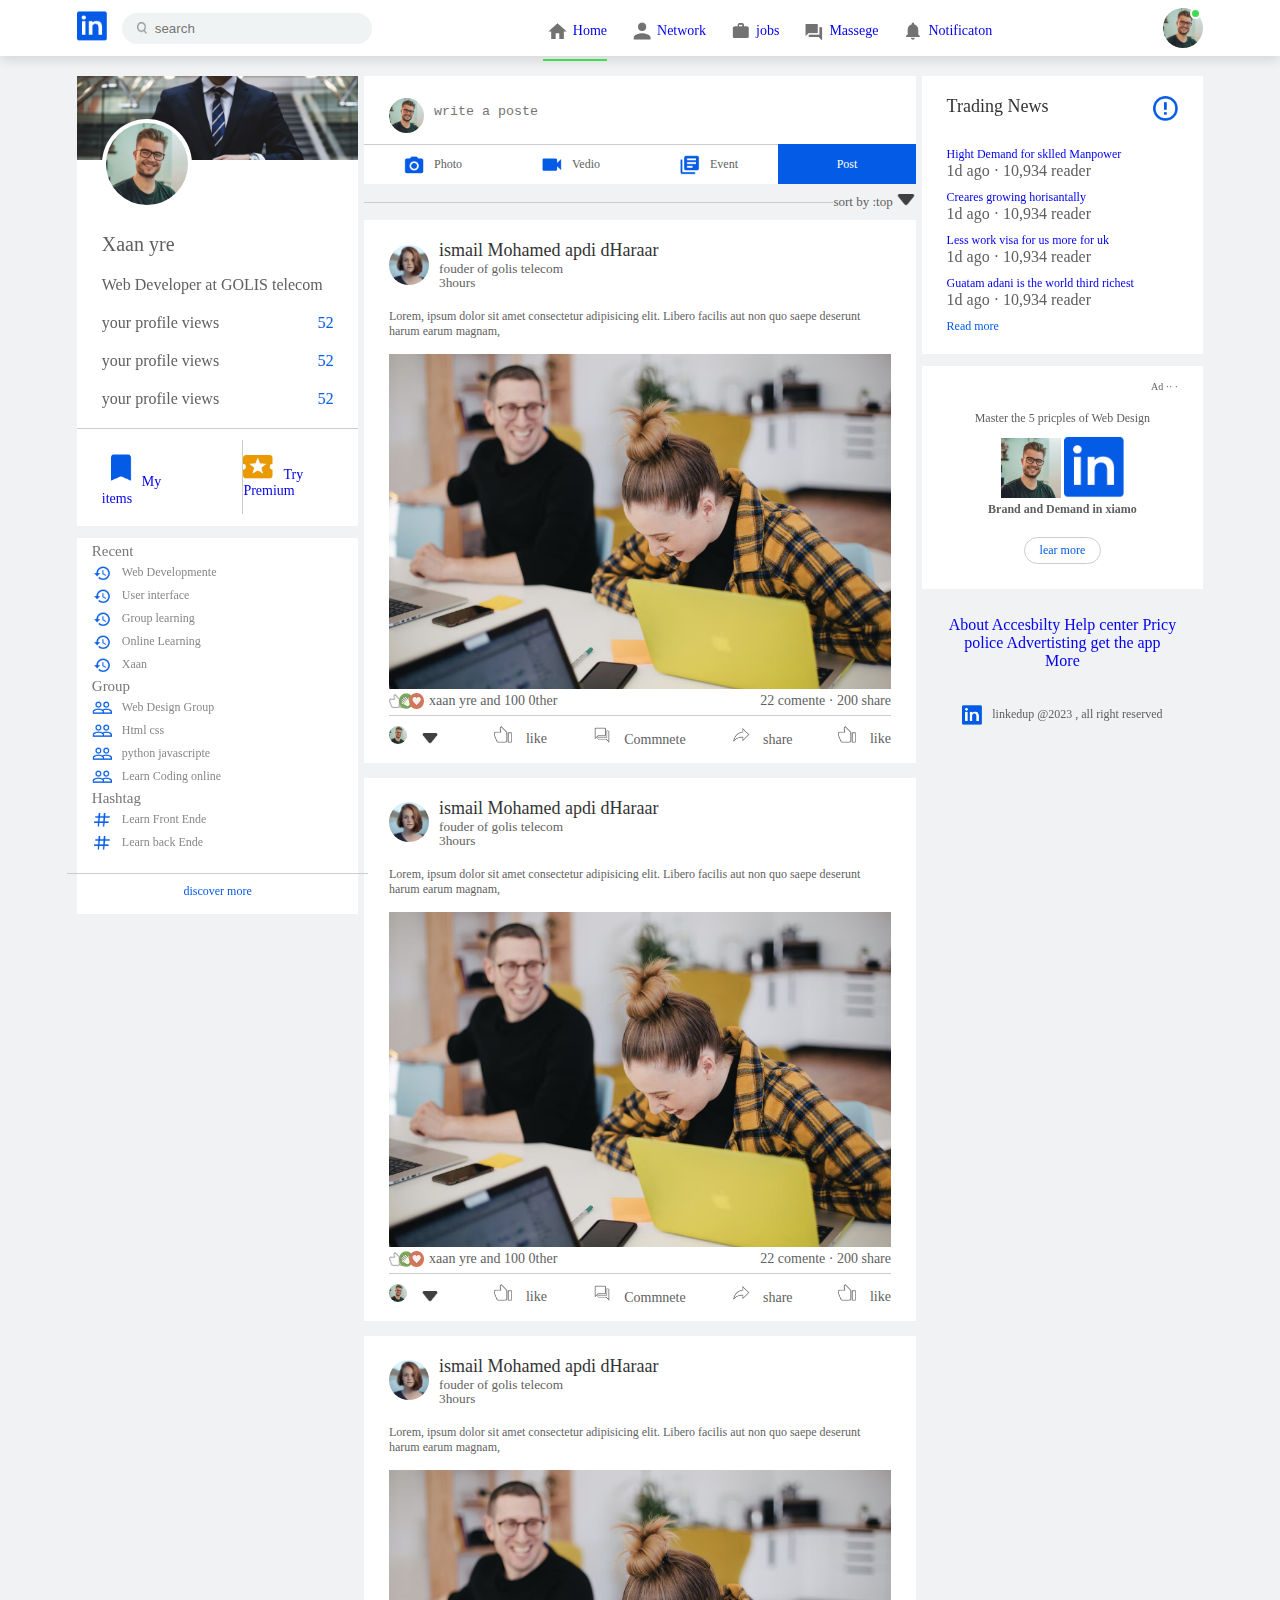
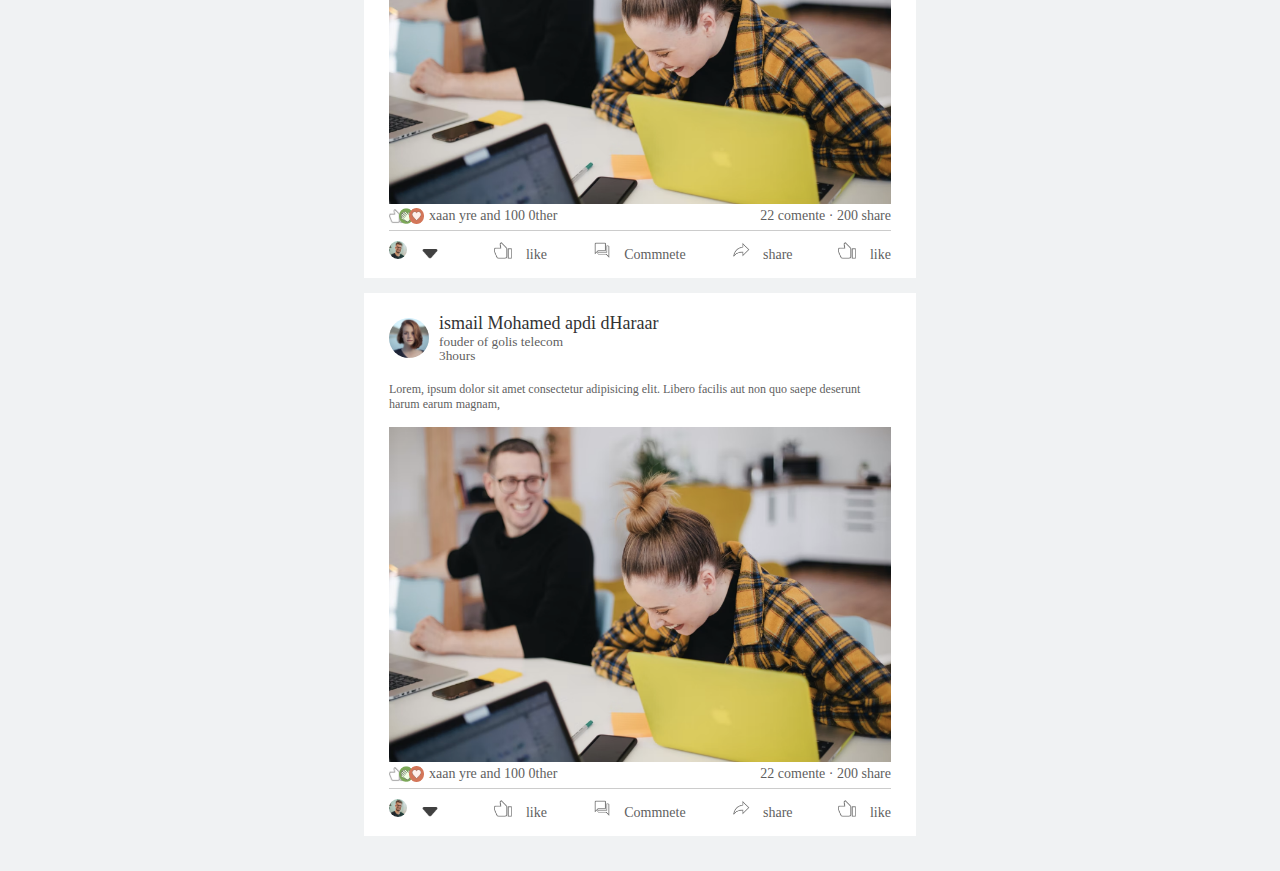
<file: index.html>
<!DOCTYPE html>
<html lang="en">
<head>
    <meta charset="UTF-8">
    <meta name="viewport" content="width=device-width, initial-scale=1.0">
    <title>linked..</title>
    <link rel="stylesheet" href="/style.css">
</head>
<body>


    <nav class="navbar">
        <div class="nav-left">
             <a href="http://127.0.0.1:5500/index.html"><img src="/linkedin-webpage-img/logo.png" class="logo"></a>
            <div class="search-box">
                <img src="/linkedin-webpage-img/search.png">
                <input type="text" placeholder="search">
               
            </div>

        </div>
        <div class="nav-center">
            <ul>
                <li><a href="#" class="active-link"><img src="/linkedin-webpage-img/home.png"><span>Home</span></a></li>
                <li><a href="#"><img src="/linkedin-webpage-img/network.png"> <span>Network</span> </a></li>
                <li><a href="#"><img src="/linkedin-webpage-img/jobs.png"> <span>jobs</span></a></li>
                <li><a href="#"><img src="/linkedin-webpage-img/message.png"><span>Massege</span></a></li>
                <li><a href="#"><img src="/linkedin-webpage-img/notification.png"><span>Notificaton</span></a></li>
            </ul>

        </div>
        <div class="nav-right">
            <div class="online">
            <img src="/linkedin-webpage-img/user-1.png" class="nav-profile" onclick="toggle()">
        </div>

        </div>
        

        
        <div class="profile-menu-wrapp" id="profile-menu">
            <div class="profile-menu" >
                <div class="user-info">
                    <img src="/linkedin-webpage-img/user-1.png">
                    <div>
                        <h3>ismail cdeh</h3>
                        <a href="http://127.0.0.1:5500/profile.html#">see you profile</a>
                    </div>
                </div>
                <hr>
                <a href="#" class="profile-menu-link">
                    <img src="/linkedin-webpage-img/feedback.png">
                    <p>Give Feedback</p>
                    <span>></span>
                   
                </a>
                <a href="#" class="profile-menu-link">
                    <img src="/linkedin-webpage-img/setting.png">
                    <p>Setting Privacy</p>
                    <span>></span>
                   
                </a>
                <a href="#" class="profile-menu-link">
                    <img src="/linkedin-webpage-img/help.png">
                    <p>Helpe</p>
                    <span>></span>
                   
                </a>
                <a href="#" class="profile-menu-link">
                    <img src="/linkedin-webpage-img/display.png">
                    <p>display</p>
                    <span>></span>
                   
                </a>
                <a href="#" class="profile-menu-link">
                    <img src="/linkedin-webpage-img/logout.png">
                    <p>Log out</p>
                    <span>></span>
                   
                </a>
            </div>


        </div>

        

    </nav>


    <div class="conatiner">
        <div class="left-sidebar">
            <div class="sidebar-profile-box">
                <img src="/linkedin-webpage-img/cover-pic.png">
                <div class="sidebar-profile-info">
                    <img src="/linkedin-webpage-img/user-1.png">
                    <h1>Xaan yre</h1>
                    <h3>Web Developer at GOLIS telecom</h3>
                    <ul>
                        <li> your profile  views<span>52</span></li>
                    </ul>
                    <ul>
                        <li> your profile views <span>52</span></li>
                    </ul>
                    <ul>
                        <li> your profile  views<span>52</span></li>
                    </ul>
                </div>

                <div class="sidbar-profle-link">
                    <a href="#"><img src="/linkedin-webpage-img/items.png">My items</a>
                    <a href="#"><img src="/linkedin-webpage-img/premium.png">Try Premium</a>
                </div>
            </div>
                <div class="sidebar-activity">
                    <h3>Recent</h3>
                    <a href="#"><img src="/linkedin-webpage-img/recent.png">Web Developmente</a>
                    <a href="#"><img src="/linkedin-webpage-img/recent.png">User interface</a>
                    <a href="#"><img src="/linkedin-webpage-img/recent.png">Group learning</a>
                    <a href="#"><img src="/linkedin-webpage-img/recent.png">Online Learning</a>
                    <a href="#"><img src="/linkedin-webpage-img/recent.png">Xaan</a>
                    <h3>Group</h3>
                    <a href="#"><img src="/linkedin-webpage-img/group.png">Web Design Group</a>
                    <a href="#"><img src="/linkedin-webpage-img/group.png">Html css</a>
                    <a href="#"><img src="/linkedin-webpage-img/group.png">python javascripte</a>
                    <a href="#"><img src="/linkedin-webpage-img/group.png">Learn Coding online</a>
                    <h3>Hashtag</h3>
                    <a href="#"><img src="/linkedin-webpage-img/hashtag.png">Learn Front Ende</a>
                    <a href="#"><img src="/linkedin-webpage-img/hashtag.png">Learn back Ende</a>
                    <div class="discover-more-link">
                        <a href="#">discover more</a>
                    </div>
        </div>
    </div>
        <div class="main-sidebar">


            <div class="create-post">
                <div class="create-poste-input">
                    <img src="/linkedin-webpage-img/user-1.png">
                    <textarea rows="2" placeholder="write a poste"></textarea>
                </div>
                <div class="create-post-link">
                    <li><img src="/linkedin-webpage-img/photo.png">Photo</li>
                    <li><img src="/linkedin-webpage-img/video.png">Vedio</li>
                    <li><img src="/linkedin-webpage-img/event.png">Event</li>
                    <li>Post</li>
                   
                </div>
            </div>


            <div class="sort-by">
                <hr>
                <p>sort by :<span>top <img src="/linkedin-webpage-img/down-arrow.png"></span></p>
            </div>
            <div class="post">
                <div class="post-author">
                    <img src="/linkedin-webpage-img/user-3.png">
                    <div>
                       <h1>ismail Mohamed apdi dHaraar</h1> 
                       <small>fouder of golis telecom</small>
                       <small>3hours</small>
                    </div>
                </div>
                <p>Lorem, ipsum dolor sit amet consectetur 
                    adipisicing elit. Libero facilis aut non quo 
                    saepe deserunt harum earum magnam,</p>
                <img src="/linkedin-webpage-img/post-image-1.png" width="100%">
                <div class="post-status">
                    <div>
                        <img src="/linkedin-webpage-img/thumbsup.png">
                        <img src="/linkedin-webpage-img/clap.png">
                        <img src="/linkedin-webpage-img/love.png">
                        <span class="liked-user">xaan yre and 100 0ther</span>
                    </div>
           
                <span>22 comente &middot; 200 share</span>
            </div>
            <div class="bost-activty">
                <div class="bost-activty-links">
                    <img src="/linkedin-webpage-img/user-1.png" class="post-activity-icon">
                    <img src="/linkedin-webpage-img/down-arrow.png" class="drop-activity-icon">
                </div>
                <div class="bost-activty-links">
                    <img src="/linkedin-webpage-img/like.png">
                    <span>like</span>
                </div>
                <div class="bost-activty-links">
                    <img src="/linkedin-webpage-img/comment.png">
                    <span>Commnete</span>
                </div>
                <div class="bost-activty-links">
                    <img src="/linkedin-webpage-img/share.png">
                    <span>share</span>
                </div>
                <div class="bost-activty-links">
                    <img src="/linkedin-webpage-img/like.png">
                    <span>like</span>
                </div>
            </div>
            </div>
            <div class="post">
                <div class="post-author">
                    <img src="/linkedin-webpage-img/user-3.png">
                    <div>
                       <h1>ismail Mohamed apdi dHaraar</h1> 
                       <small>fouder of golis telecom</small>
                       <small>3hours</small>
                    </div>
                </div>
                <p>Lorem, ipsum dolor sit amet consectetur 
                    adipisicing elit. Libero facilis aut non quo 
                    saepe deserunt harum earum magnam,</p>
                <img src="/linkedin-webpage-img/post-image-1.png" width="100%">
                <div class="post-status">
                    <div>
                        <img src="/linkedin-webpage-img/thumbsup.png">
                        <img src="/linkedin-webpage-img/clap.png">
                        <img src="/linkedin-webpage-img/love.png">
                        <span class="liked-user">xaan yre and 100 0ther</span>
                    </div>
           
                <span>22 comente &middot; 200 share</span>
            </div>
            <div class="bost-activty">
                <div class="bost-activty-links">
                    <img src="/linkedin-webpage-img/user-1.png" class="post-activity-icon">
                    <img src="/linkedin-webpage-img/down-arrow.png" class="drop-activity-icon">
                </div>
                <div class="bost-activty-links">
                    <img src="/linkedin-webpage-img/like.png">
                    <span>like</span>
                </div>
                <div class="bost-activty-links">
                    <img src="/linkedin-webpage-img/comment.png">
                    <span>Commnete</span>
                </div>
                <div class="bost-activty-links">
                    <img src="/linkedin-webpage-img/share.png">
                    <span>share</span>
                </div>
                <div class="bost-activty-links">
                    <img src="/linkedin-webpage-img/like.png">
                    <span>like</span>
                </div>
            </div>
            </div>
            <div class="post">
                <div class="post-author">
                    <img src="/linkedin-webpage-img/user-3.png">
                    <div>
                       <h1>ismail Mohamed apdi dHaraar</h1> 
                       <small>fouder of golis telecom</small>
                       <small>3hours</small>
                    </div>
                </div>
                <p>Lorem, ipsum dolor sit amet consectetur 
                    adipisicing elit. Libero facilis aut non quo 
                    saepe deserunt harum earum magnam,</p>
                <img src="/linkedin-webpage-img/post-image-1.png" width="100%">
                <div class="post-status">
                    <div>
                        <img src="/linkedin-webpage-img/thumbsup.png">
                        <img src="/linkedin-webpage-img/clap.png">
                        <img src="/linkedin-webpage-img/love.png">
                        <span class="liked-user">xaan yre and 100 0ther</span>
                    </div>
           
                <span>22 comente &middot; 200 share</span>
            </div>
            <div class="bost-activty">
                <div class="bost-activty-links">
                    <img src="/linkedin-webpage-img/user-1.png" class="post-activity-icon">
                    <img src="/linkedin-webpage-img/down-arrow.png" class="drop-activity-icon">
                </div>
                <div class="bost-activty-links">
                    <img src="/linkedin-webpage-img/like.png">
                    <span>like</span>
                </div>
                <div class="bost-activty-links">
                    <img src="/linkedin-webpage-img/comment.png">
                    <span>Commnete</span>
                </div>
                <div class="bost-activty-links">
                    <img src="/linkedin-webpage-img/share.png">
                    <span>share</span>
                </div>
                <div class="bost-activty-links">
                    <img src="/linkedin-webpage-img/like.png">
                    <span>like</span>
                </div>
            </div>
            </div>
            <div class="post">
                <div class="post-author">
                    <img src="/linkedin-webpage-img/user-3.png">
                    <div>
                       <h1>ismail Mohamed apdi dHaraar</h1> 
                       <small>fouder of golis telecom</small>
                       <small>3hours</small>
                    </div>
                </div>
                <p>Lorem, ipsum dolor sit amet consectetur 
                    adipisicing elit. Libero facilis aut non quo 
                    saepe deserunt harum earum magnam,</p>
                <img src="/linkedin-webpage-img/post-image-1.png" width="100%">
                <div class="post-status">
                    <div>
                        <img src="/linkedin-webpage-img/thumbsup.png">
                        <img src="/linkedin-webpage-img/clap.png">
                        <img src="/linkedin-webpage-img/love.png">
                        <span class="liked-user">xaan yre and 100 0ther</span>
                    </div>
           
                <span>22 comente &middot; 200 share</span>
            </div>
            <div class="bost-activty">
                <div class="bost-activty-links">
                    <img src="/linkedin-webpage-img/user-1.png" class="post-activity-icon">
                    <img src="/linkedin-webpage-img/down-arrow.png" class="drop-activity-icon">
                </div>
                <div class="bost-activty-links">
                    <img src="/linkedin-webpage-img/like.png">
                    <span>like</span>
                </div>
                <div class="bost-activty-links">
                    <img src="/linkedin-webpage-img/comment.png">
                    <span>Commnete</span>
                </div>
                <div class="bost-activty-links">
                    <img src="/linkedin-webpage-img/share.png">
                    <span>share</span>
                </div>
                <div class="bost-activty-links">
                    <img src="/linkedin-webpage-img/like.png">
                    <span>like</span>
                </div>
            </div>
            </div>
        </div>
        <div class="right-sidebar">

            <div class="sidbar-nwes">
                <img src="/linkedin-webpage-img/more.png" class="info-icon">
                <h3>Trading News</h3>
                <a href="#">Hight Demand for sklled Manpower</a>
                <span>1d ago &middot; 10,934 reader</span>
                <a href="#">Creares growing horisantally</a>
                <span>1d ago &middot; 10,934 reader</span>
                <a href="#">Less work visa for us more for uk</a>
                <span>1d ago &middot; 10,934 reader</span>
                <a href="#">Guatam  adani is the world third richest</a>
                <span>1d ago &middot; 10,934 reader</span>

                <a href="#" class="read-m"> Read more</a>
            </div>

            <div class="sidbar-add">
                <small>Ad &middot;&middot; &middot;</small>
                <p>Master the 5 pricples of Web Design</p>
                <div>
                    <img src="/linkedin-webpage-img/user-1.png">
                    <img src="/linkedin-webpage-img/logo.png">
                    
                </div>
                <b>Brand and Demand in xiamo</b> <br>
                <a href="#" class="add-link">lear more</a>
            </div>

            <div class="sidebar-usefull-lnks">
                <a href="#">About</a>
                <a href="#">Accesbilty</a>
                <a href="#">Help center</a>
                <a href="#">Pricy police</a>
                <a href="#">Advertisting</a>
                <a href="#">get the app</a>
                <a href="#">More</a>
            </div>

            <div class="copyright">
                <img src="/linkedin-webpage-img/logo.png">
                <p>linkedup @2023 , all right reserved</p>
            </div>


        </div>

        </div>






           <script>



         let profilemenu =  document.getElementById("profile-menu")
         console.log(profilemenu)
       

          function toggle (){
            profilemenu.classList.toggle("open-menu")
          }




           </script>

 
    
</body>
</html>
</file>
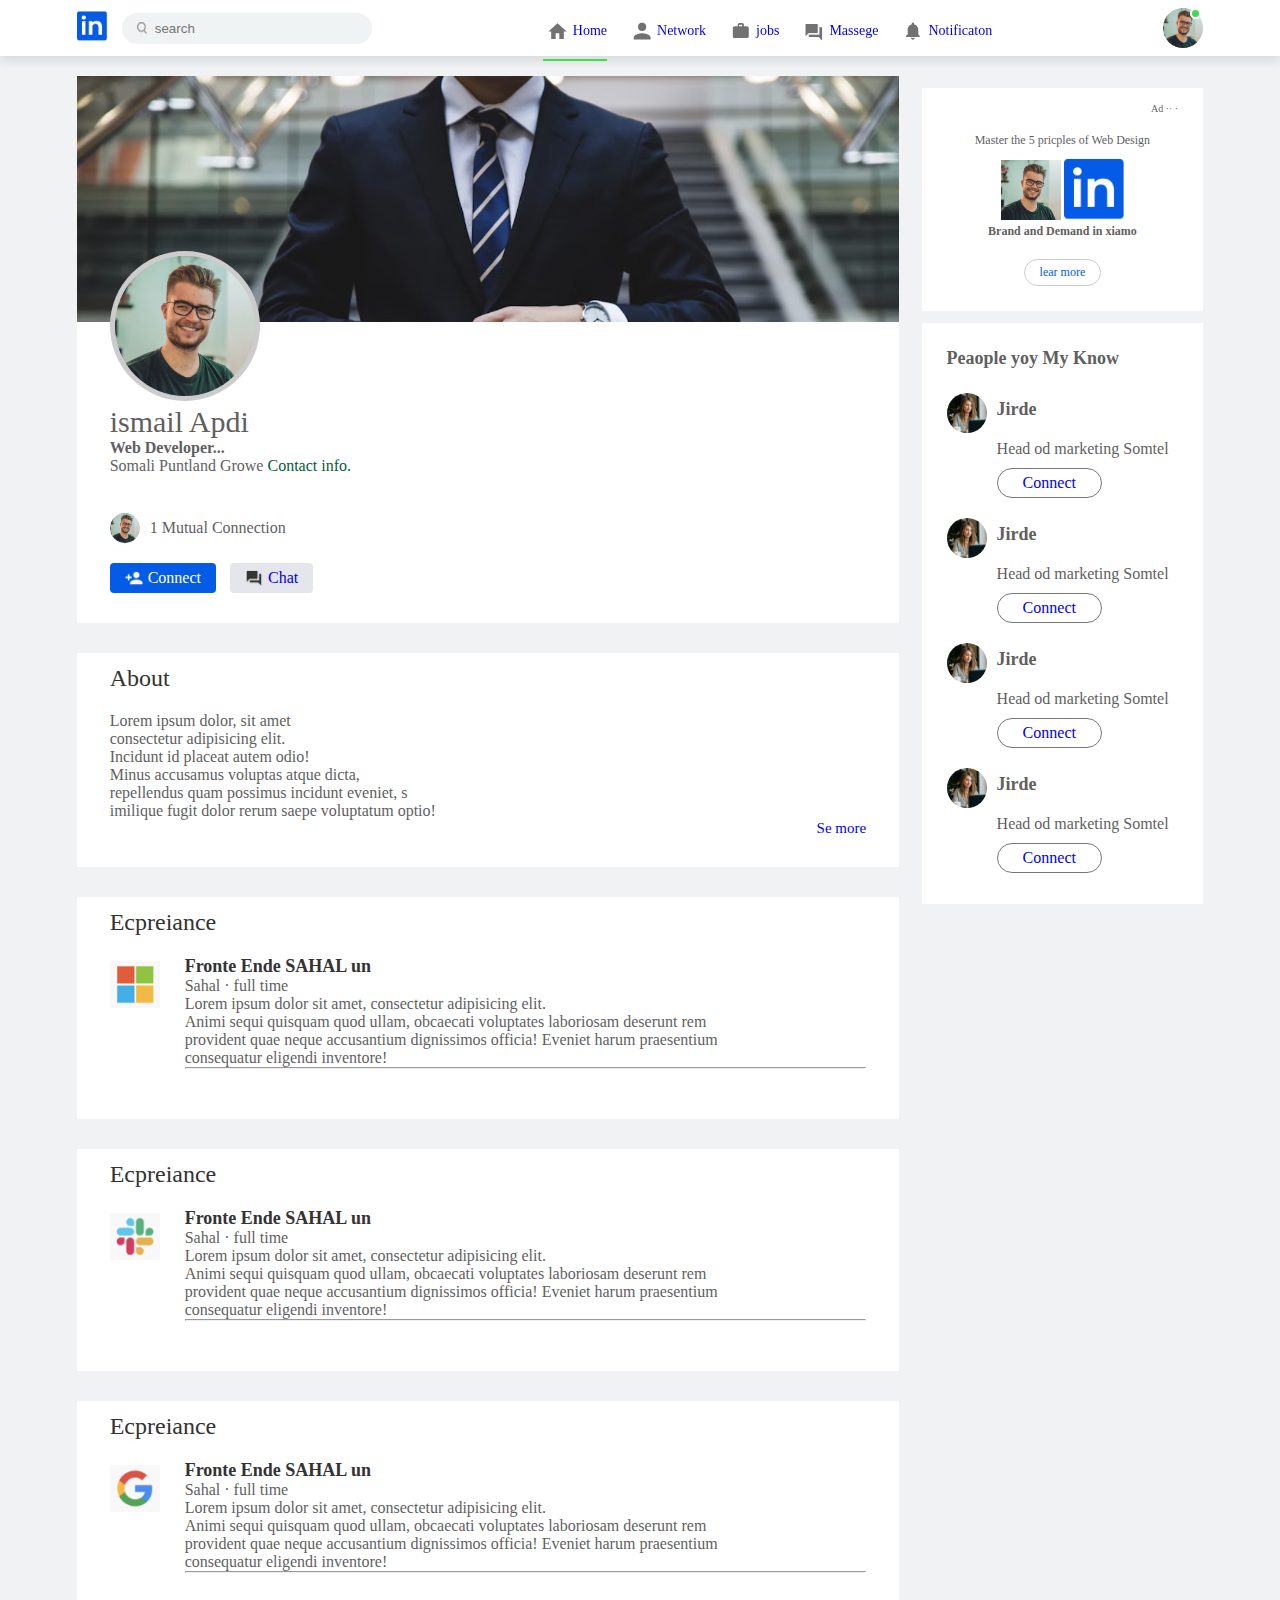
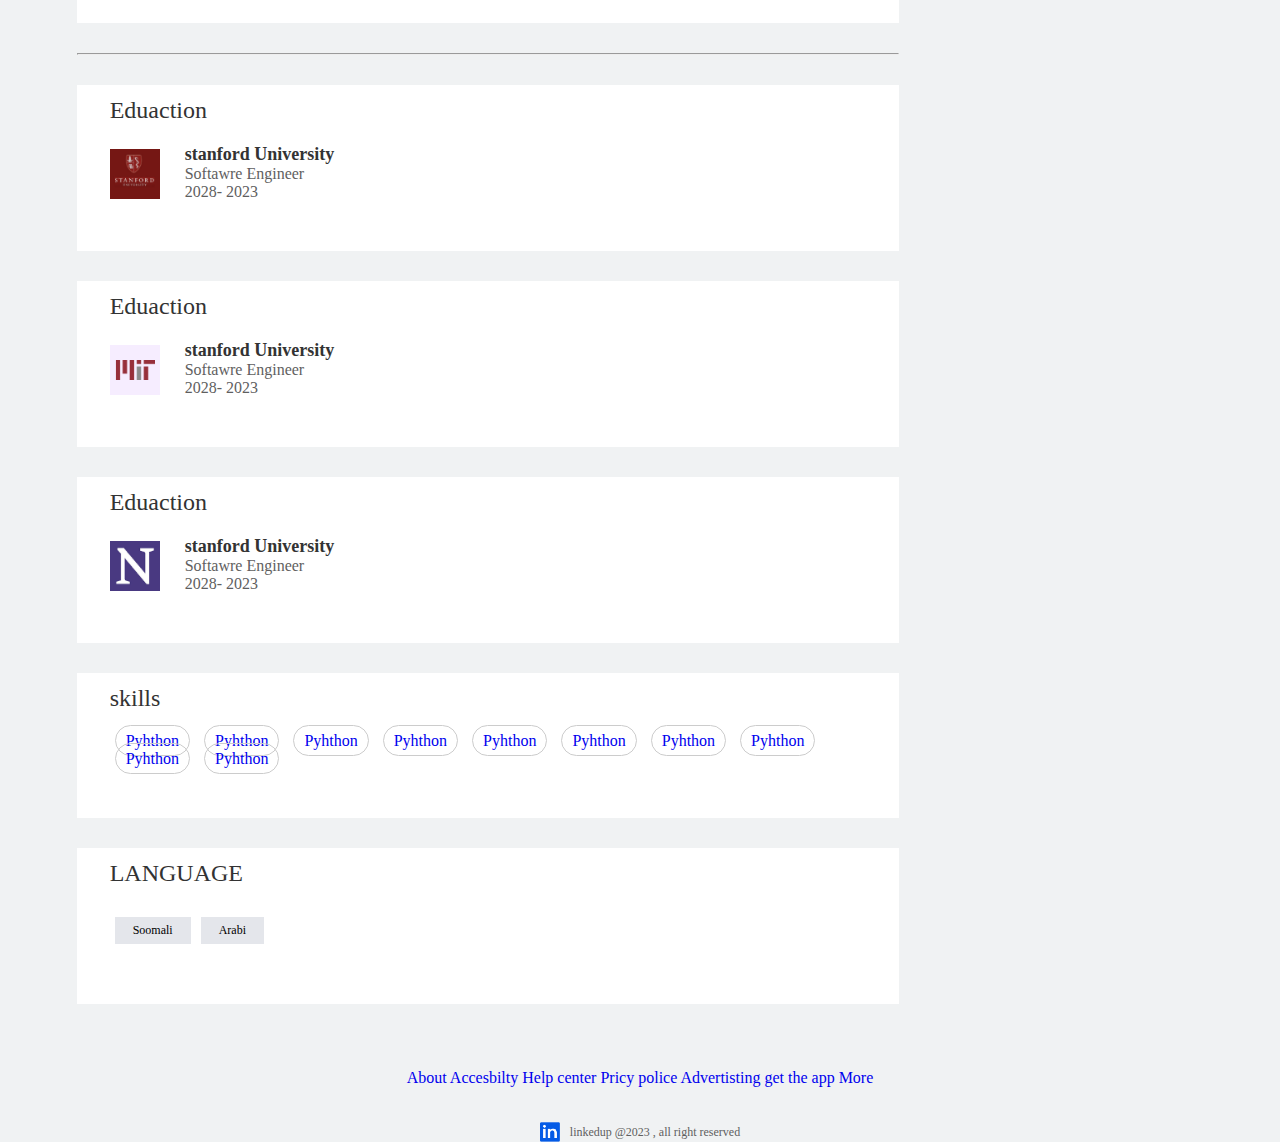
<file: profile.html>
<!DOCTYPE html>
<html lang="en">
<head>
    <meta charset="UTF-8">
    <meta name="viewport" content="width=device-width, initial-scale=1.0">
    <title>Document</title>
    <link rel="stylesheet" href="/style.css">
</head>
<body>
    <nav class="navbar">
        <div class="nav-left">
            <a href="http://127.0.0.1:5500/index.html"><img src="/linkedin-webpage-img/logo.png" class="logo"></a>
            <div class="search-box">
                <img src="/linkedin-webpage-img/search.png">
                <input type="text" placeholder="search">
               
            </div>

        </div>
        <div class="nav-center">
            <ul>
                <li><a href="#" class="active-link"><img src="/linkedin-webpage-img/home.png"><span>Home</span></a></li>
                <li><a href="#"><img src="/linkedin-webpage-img/network.png"> <span>Network</span> </a></li>
                <li><a href="#"><img src="/linkedin-webpage-img/jobs.png"> <span>jobs</span></a></li>
                <li><a href="#"><img src="/linkedin-webpage-img/message.png"><span>Massege</span></a></li>
                <li><a href="#"><img src="/linkedin-webpage-img/notification.png"><span>Notificaton</span></a></li>
            </ul>

        </div>
        <div class="nav-right">
            <div class="online">
            <img src="/linkedin-webpage-img/user-1.png" class="nav-profile" onclick="toggle()">
        </div>

        </div>
        

        
        <div class="profile-menu-wrapp" id="profile-menu">
            <div class="profile-menu" >
                <div class="user-info">
                    <img src="/linkedin-webpage-img/user-1.png">
                    <div>
                        <h3>ismail cdeh</h3>
                        <a href="http://127.0.0.1:5500/profile.html#">see you profile</a>
                    </div>
                </div>
                <hr>
                <a href="#" class="profile-menu-link">
                    <img src="/linkedin-webpage-img/feedback.png">
                    <p>Give Feedback</p>
                    <span>></span>
                   
                </a>
                <a href="#" class="profile-menu-link">
                    <img src="/linkedin-webpage-img/setting.png">
                    <p>Setting Privacy</p>
                    <span>></span>
                   
                </a>
                <a href="#" class="profile-menu-link">
                    <img src="/linkedin-webpage-img/help.png">
                    <p>Helpe</p>
                    <span>></span>
                   
                </a>
                <a href="#" class="profile-menu-link">
                    <img src="/linkedin-webpage-img/display.png">
                    <p>display</p>
                    <span>></span>
                   
                </a>
                <a href="#" class="profile-menu-link">
                    <img src="/linkedin-webpage-img/logout.png">
                    <p>Log out</p>
                    <span>></span>
                   
                </a>
            </div>


        </div>

        

    </nav>




     <div class="conatiner ">
        <div class="profile-main">

            <div class="profile-conatiner">
                <img src="/linkedin-webpage-img/cover-pic.png" width="100%">
                <div class="profile-conatiner-inner">
                    <img src="/linkedin-webpage-img/user-1.png" class="profile-pic">
                    <h1>ismail Apdi</h1>
                    <b>Web Developer...</b>
                    <p>Somali Puntland Growe <a href="#">Contact info.</a></p> <br>
                    <div class="mutual-connection">
                        <img src="/linkedin-webpage-img/images/user-1.png">
                          <span>1 Mutual Connection</span>
                      </div>
                      <div class="profile-btn">
                        <a href="#" class="xaan"><img src="/linkedin-webpage-img/connect.png">Connect</a>
                        <a href="#"><img src="/linkedin-webpage-img/chat.png">Chat</a>
                      </div>
                 
                
                </div>
           
            </div>

            <div class="profile-des">
                <h2>About</h2>
                <p>Lorem ipsum dolor, sit amet  <br>
                    consectetur adipisicing elit. <br>
                    Incidunt id placeat autem odio! <br>
                    Minus accusamus voluptas atque dicta, <br>
                    repellendus quam possimus incidunt eveniet, s<br>
                    imilique fugit dolor rerum saepe voluptatum optio!

                </p>
             
                <a href="#" class="semore">Se more</a>
            </div>
            <div class="profile-des">
               <h2>Ecpreiance</h2>
               <div class="profile-des-row">
                <img src="/linkedin-webpage-img/microsoft.png">
                <div>
                    <h3> Fronte Ende SAHAL un</h3>
                    <p>Sahal &middot; full time</p>
                    <p>Lorem ipsum dolor sit amet, consectetur adipisicing elit.  <br>
                        Animi sequi quisquam quod ullam, obcaecati voluptates laboriosam deserunt rem  <br>
                        provident quae neque accusantium dignissimos officia! Eveniet harum praesentium  <br>
                        consequatur eligendi inventore!</p>
                        <hr>
                </div>
               </div>
            </div>
            <div class="profile-des">
                <h2>Ecpreiance</h2>
                <div class="profile-des-row">
                 <img src="/linkedin-webpage-img/slack.png">
                 <div>
                     <h3> Fronte Ende SAHAL un</h3>
                     <p>Sahal &middot; full time</p>
                     <p>Lorem ipsum dolor sit amet, consectetur adipisicing elit.  <br>
                         Animi sequi quisquam quod ullam, obcaecati voluptates laboriosam deserunt rem  <br>
                         provident quae neque accusantium dignissimos officia! Eveniet harum praesentium  <br>
                         consequatur eligendi inventore!</p>
                         <hr>
                 </div>
                </div>
             </div>
             <div class="profile-des">
                <h2>Ecpreiance</h2>
                <div class="profile-des-row">
                 <img src="/linkedin-webpage-img/google.png">
                 <div>
                     <h3> Fronte Ende SAHAL un</h3>
                     <p>Sahal &middot; full time</p>
                     <p>Lorem ipsum dolor sit amet, consectetur adipisicing elit.  <br>
                         Animi sequi quisquam quod ullam, obcaecati voluptates laboriosam deserunt rem  <br>
                         provident quae neque accusantium dignissimos officia! Eveniet harum praesentium  <br>
                         consequatur eligendi inventore!</p>
                         <hr>
                 </div>
                </div>
             </div>
             <hr>


             <div class="profile-des">
                <h2>Eduaction</h2>
                <div class="profile-des-row">
                    <img src="/linkedin-webpage-img/stanford.png">
                    <div>
                        <h3>stanford University</h3> 
                        <p>Softawre Engineer</p>
                        <p>2028- 2023</p>
                    </div>
                   
                </div>

             </div>
             <div class="profile-des">
                <h2>Eduaction</h2>
                <div class="profile-des-row">
                    <img src="/linkedin-webpage-img/mit.png">
                    <div>
                        <h3>stanford University</h3> 
                        <p>Softawre Engineer</p>
                        <p>2028- 2023</p>
                    </div>
                   
                </div>

             </div>
             <div class="profile-des">
                <h2>Eduaction</h2>
                <div class="profile-des-row">
                    <img src="/linkedin-webpage-img/north.png">
                    <div>
                        <h3>stanford University</h3> 
                        <p>Softawre Engineer</p>
                        <p>2028- 2023</p>
                    </div>
                   
                </div>

             </div>
             <div class="profile-des">
                <h2>skills</h2>
                <div class="profile-des-row">
                    
                    <div>
                 <a href="#" class="xaaaau">Pyhthon</a>
                 <a href="#" class="xaaaau">Pyhthon</a>
                 <a href="#" class="xaaaau">Pyhthon</a>
                 <a href="#" class="xaaaau">Pyhthon</a>
                 <a href="#" class="xaaaau">Pyhthon</a>
                 <a href="#" class="xaaaau">Pyhthon</a>
                 <a href="#" class="xaaaau">Pyhthon</a>
                 <a href="#" class="xaaaau">Pyhthon</a>
                 <a href="#" class="xaaaau">Pyhthon</a>
                 <a href="#" class="xaaaau">Pyhthon</a>
                    </div>
                   
                </div>

             </div>
             <div class="profile-des">
                <h2>LANGUAGE</h2>
                <div class="profile-des-row">
                    <a href="#" class="language-bt">Soomali</a>
                    <a href="#" class="language-bt">Arabi</a>
                    
                    <div>
                        </div>


        </div>
    </div>
</div>
        <div class="profile-sidebar">
       
            <div class="sidbar-add">
                <small>Ad &middot;&middot; &middot;</small>
                <p>Master the 5 pricples of Web Design</p>
                <div>
                    <img src="/linkedin-webpage-img/user-1.png">
                    <img src="/linkedin-webpage-img/logo.png">
                    
                </div>
                <b>Brand and Demand in xiamo</b> <br>
                <a href="#" class="add-link">lear more</a>
            </div>

            <div class="sidebar-peaople">
                <h3>Peaople yoy My Know</h3>
                <div class="sidebar-peaople-row">
                    <img src="/linkedin-webpage-img/user-4.png">
                    <div>
                        <h3>Jirde</h3>
                        <p>Head od marketing Somtel</p>
                        <a href="#">Connect</a>
                    </div>
                </div>
                <div class="sidebar-peaople-row">
                    <img src="/linkedin-webpage-img/user-4.png">
                    <div>
                        <h3>Jirde</h3>
                        <p>Head od marketing Somtel</p>
                        <a href="#">Connect</a>
                    </div>
                </div>
                <div class="sidebar-peaople-row">
                    <img src="/linkedin-webpage-img/user-4.png">
                    <div>
                        <h3>Jirde</h3>
                        <p>Head od marketing Somtel</p>
                        <a href="#">Connect</a>
                    </div>
                </div>
                <div class="sidebar-peaople-row">
                    <img src="/linkedin-webpage-img/user-4.png">
                    <div>
                        <h3>Jirde</h3>
                        <p>Head od marketing Somtel</p>
                        <a href="#">Connect</a>
                    </div>
                </div>
            </div>






        </div>
        
        </div>
     
        <div class="sidebar-usefull-lnks">
            <a href="#">About</a>
            <a href="#">Accesbilty</a>
            <a href="#">Help center</a>
            <a href="#">Pricy police</a>
            <a href="#">Advertisting</a>
            <a href="#">get the app</a>
            <a href="#">More</a>
        </div>

        <div class="copyright">
            <img src="/linkedin-webpage-img/logo.png">
            <p>linkedup @2023 , all right reserved</p>
        </div>

    
    <script>



        let profilemenu =  document.getElementById("profile-menu")
        console.log(profilemenu)
      

         function toggle (){
           profilemenu.classList.toggle("open-menu")
         }




          </script>
</body>
</html>
</file>
<file: style.css>
* {
    margin: 0;
    padding: 0;
    box-sizing: border-box;
}
body {
    background: #f0f2f3;
    color: #5f5f5f;
}
.navbar {
    display: flex;
    justify-content: space-between;
    align-items: center;
    padding: 6px 6%;
    background: #fff;
    position: sticky;
    box-shadow: 0 5px 10px rgba(0, 0, 0, 0.1);
    z-index: 100;
    top: 0;
}
.logo {
    width: 30px;
    margin-right: 15px;
    
}
.nav-left{
   display: flex;
   align-items: center;
    

}
.nav-center ul li {
    display: inline-flex;
    list-style: none;

}
.nav-center ul li a {
    display: flex;
    align-items: center;
    font-size: 14px;
    margin: 4px 8px;
    padding-top: 6px;
    position: relative;
 
}
.nav-center ul li a::after{
    content: "";
    width: 0;
    height: 2px;
    background: #41db51;
    position: absolute;
    bottom: -15px;
    transition: width 0.3s ;
}

.nav-center ul li a:hover::after ,
.nav-center ul li a.active-link::after
{
    width: 100%;
}
.nav-center ul li img {
    width: 30px;
}

a {
    text-decoration: none;
}
.nav-profile {
    width: 40px;
    border-radius: 50%;
    display: block;
    cursor: pointer;
    position: relative;
}
.online {
    position: relative;

}
.online::before{
    content: "";
    width: 7px;
    height:7px ;
    border-radius: 50%;
    border: 2px solid #fff;
    right: 2px;
    top: 0px;
    background: #41db51;
    position: absolute;
    z-index: 100;
}
.search-box {
    width: 250px;
    background: #f0f3f3;
    border-radius: 20px;
    display: flex;
    align-items: center;
    padding: 0 15px;
}
.search-box img {
    width: 10px;
}
.search-box input {
    background: transparent;
    width: 100%;
    outline: none;
    border: 0;
    padding: 8px;
}

.conatiner {
    display: flex;
    justify-content: space-between;
    padding: 20px 6%;
    flex-wrap: wrap;
}
.left-sidebar {
    flex-basis: 25%;
    align-self: flex-start;
    position: sticky;
    top: 73px;
}
.right-sidebar {
    flex-basis: 25%;
    align-self: flex-start;
      position: sticky;
    top: 73px;
}
.main-sidebar {
    flex-basis: 49%;
}
.sidebar-profile-box img {
    width: 100%;
}
.sidebar-profile-box {
    background: #fff;
}
.sidebar-profile-info {
    padding: 0 25px;
}
.sidebar-profile-info img {
    width: 90px;
    border-radius: 50%;
    background: #fff;
    padding: 4px;
    margin-top: -45px;
}
.sidebar-profile-info  h3 {
    font-size: 16px;
    font-weight: 500;
}
.sidebar-profile-info  h1 {
    font-size: 20px;
    font-weight: 500;
    margin: 20px 0;
}
.sidebar-profile-info ul li {
    list-style: none;
    margin: 20px 0;
}
.sidebar-profile-info ul li span{
    float: right;
    color: #045be6;
}
.sidbar-profle-link {
    display: flex;
    align-items: center;
   border-top: 1px solid #ccc;
}
.sidbar-profle-link a:first-child{
    border-left: 0;
}
.sidbar-profle-link a {
    flex-basis: 50%;
    display: flex;
    align-items: center;
    justify-content: center;
    padding: 15px 0;
    font-size: 12px;
    border-left: 1px solid #ccc;

}
.sidbar-profle-link a img {
    width: 30px;
    margin-right: 10px;
   
}
.sidebar-activity {
    background: #fff;
    padding: 5px 15px;
    margin: 12px 0;
}
.sidebar-activity h3 {
    font-weight: 500;
    font-size: 15px;
    color: #777;
}
.sidebar-activity a { 
    display: flex;
    align-items: center;
    font-size: 12px;
    color: #888;
    margin: 3px 0;
}
.sidebar-activity a img {
    width: 20px;
    margin-right: 10px;
}
.discover-more-link{
    border-top: 1px solid #ccc;
    margin-top: 20px;
    margin-left: -25px;
    margin-right: -25px;
    text-align: center;
}
.discover-more-link a {
    color: #045be6;
    display: inline-block;
    margin: 10px 0;
}


.sidbar-nwes {
    background: #fff;
    padding: 10px 25px;
}
.info-icon {
    width: 25px;
    float: right;
    margin-top: 10px;

}
.sidbar-nwes h3 {
    font-weight: 400;
    font-size: 18px;
    color: #333;
    margin: 10px 0 30px;

}
.sidbar-nwes a {
    display: block;
    font-size: 12px;
    margin-top: 10px;
    font-weight: 400;
}
.read-m {
    color: #045be6;
    font-weight: 400;
    text-decoration: none;
    margin: 20px 0 10px;
}
.sidbar-add {
    background: #fff;
    padding: 15px 25px;
    text-align: center;
    font-size: 12px;
    margin: 12px 0;
}
.sidbar-add img {
    width: 60px;
    border-radius: 505;
}
.sidbar-add small {
    float: right;
    font-weight: 400;
}
.sidbar-add p {
    margin-top: 30px;
    margin-bottom: 10px;
}
.add-link {
    display: inline-block;
    border: 1px solid #ccc;
    border-radius: 30px;
    margin: 20px auto 10px;
    padding: 5px 15px;
    font-weight: 400;
    color: #045be6;
}
.sidebar-usefull-lnks {
    text-align: center;
    padding: 15px 25px;

}
.sidbar-profle-link a {
    display: inline-block;
    font-size: 14px;
    margin: 4px 25px;
}
.copyright {
    display: flex;
    align-items: center;
    justify-content: center;
    margin-top: 20px;
    font-size: 12px;
    font-weight: 400;

}
.copyright img {
    width: 20px;
    margin-right: 10px;
}
.create-post {
    background: #fff;


}
.create-poste-input {
    padding: 20px 25px 10px;
    display: flex;
    align-items: center;
}
.create-poste-input img {
    width: 35px;
    border-radius: 50%;
    margin-right: 10px;
}
.create-poste-input textarea {
    outline: none;
    border: 0;
    background: transparent;
    resize: none;
    font-weight: 300;
    margin-top: 8px;
}
.create-post-link  {
    display: flex;
    align-items: center;
}
.create-post-link li {
    list-style: none;
    border-top: 1px solid #ccc;
    border-radius: 1px solid #ccc;
    flex-basis: 25%;
    display: flex;
    align-items: center;
    height: 40px;
    justify-content: center;
    cursor: pointer;
    font-size: 12px;
    
}
.create-post-link li img {
    width: 20px;
    margin-right: 10px;
}
.create-post-link li:last-child{
    background: #045be6;
    color: #fff;
    border-top: 0;
    border-right: 0;
}
.sort-by {
    display: flex;
    align-items: center;
    margin: 10px 0;
}
.sort-by hr {
    flex: 1;
    border: 0;
    height: 1px;
    background: #ccc;
}
.sort-by span img {
    width: 20px;
}
.sort-by p {
    font-size: 13px;

}
.sort-by span{
    cursor: pointer;
    font-weight: 400;

}
.post {
    background: #fff;
    padding: 20px 25px 5px;
    margin: 5px 0 15px;
}
.post-author {
    display: flex;
    align-items: center;
    margin-bottom: 20px;
}
.post-author img {
    width: 40px;
    border-radius: 50%;
    margin-right: 10px;
}
.post-author div h1 {
    font-size: 18px;
    font-weight: 500;
    color: #333;
}
.post-author div small{
    display: block;
    margin-bottom: -2px;

}
.img-post {
    width: 100%;
}
.post p {
    margin-bottom: 15px;
    font-size: 12px;
}
.post-status {
    display: flex;
    align-items: center;
    justify-content: space-between;
    font-size: 14px;
    border-bottom: 1px solid #ccc;
    padding-bottom: 6px;
}
.post-status div {
 display: flex;
 margin-right: -5px;
}
.post-status div img {
    width: 15px;
    
 margin-right: -5px;

}
.liked-user {
    margin-left: 10px;
}
.bost-activty {
    display: flex;
    align-items: center;
    justify-content: space-between;
    padding: 10px 0;
    font-size: 14px;
}
.post-activity-icon  {
    width: 30px;
    border-radius: 50%;
}
.drop-activity-icon {
    width: 20px;
}
.bost-activty-links img {
    width: 18px;
    margin-right: 10px;
}

.profile-menu-wrapp {
    position: absolute;
    top: 100%;
    right: 5%;
    width: 350px;
    max-height: 0;
    overflow: hidden;
    transition: max-height 1s ;
}
.profile-menu-wrapp.open-menu {
    max-height: 400px;
}
.profile-menu{
    background: #222;
    padding: 20px;
    color: #fff;
    margin: 10px;
}
.user-info {
    display: flex;
    align-items: center;
}
.user-info img {
    width: 50px;
    border-radius: 50%;
    margin-right: 5px;
}
.user-info h3 {
    font-size: 15px;
    font-weight: 300;
    margin-bottom: -7px;
}
.user-info a {
    text-decoration: none;
    color: #fff;
}
.profile-menu hr {
    border: 0;
    height: 1px;
    width: 100%;
    background: #fff;
    margin: 15px 0 10px;
}
.profile-menu-link {
    display: flex;
    align-items: center;
    color: #fff;
    margin: 12px 0;
    font-size: 14px;
}
.profile-menu-link p {
    width: 100%;
}
.profile-menu-link img {
    width: 20px;
    border-radius: 15px;
    margin-right: 10px;
}


.profile-main {

    flex-basis: 73%;

}

.profile-sidebar {
    flex-basis: 25%;
   

}
.profile-conatiner {
    background: #fff;
}
.profile-conatiner-inner{
    padding: 0 4% 10px;
}
.profile-conatiner-inner .profile-pic {
    width: 150px;
    border-radius: 50%;
    margin-top: -75px;
    padding: 5px ;
    background: #ccc;
}
.profile-conatiner h1 {
    font-weight: 500;
    font-size: 30px;
}
.profile-conatiner-inner p {
    font-weight: 400;
}
.profile-conatiner b {
    margin-top: 10px;
}
.profile-conatiner-inner p a {
    text-decoration: none;
    color: #045d36;
    font-weight: 400;
}
.mutual-connection {
    display: flex;
    align-items: center;
    margin: 20px 0;

}
.mutual-connection img {
    width: 30px;
    border-radius: 50%;

    margin-right: 10px;
}
.profile-btn {
    margin: 20px 0;
}
.profile-btn a {
    display: inline-flex;
    align-items: center;
    padding: 6px 15px;
    background: #e4e6eb;
    border-radius: 4px;
    margin-right: 10px;
}
.profile-btn a img {
    width: 18px;
    margin-right: 5px;
}
.profile-btn .xaan {
    background: #045be6;
    color: #fff;
}
.profile-des {
    background: #fff;
    padding: 2px 4% 30px;
    margin: 30px 0;
}
.profile-des h2 {
    margin: 10px 0 20px;
    color: #333;
    font-weight: 500;
    margin-top: 10px;
}
.semore {
    display: block;
    text-align: right;
    font-size: 15px;


}


.profile-des-row {
    display: flex;
    align-items: flex-start;
    margin: 20px 0;
}
.profile-des-row img {
    width: 50px;
    margin-right: 25px;
    margin-top: 5px;

}
.profile-des-row div {
    width: 100%;
}
.profile-des-row h3 {
    font-size: 18px;
    color: #333;
}
.profile-des-row b {
    display: block;
    font-weight: 400;
}

.profile-des-row div a {
    text-decoration: none;
    margin: 10px 5px;
    border: 1px solid #ccc;
    border-radius: 30px;
    padding: 6px 10px;
}
.language-bt{
    display: inline-block;
    margin: 10px 5px;
    padding: 6px 18px;
    background: #e4e6eb;
    font-size: 12px;
    color: #000;
}
.profile-sidebar h1{
    margin: 0;
    
}

.sidebar-peaople {
    background: #fff;
    padding: 15px 25px;
    margin: 6px 0;

}
.sidebar-peaople h3 {
    font-size: 18px;
    margin: 10px 0 20px;
}

.sidebar-peaople-row{
    display: flex;
    align-items: flex-start;
    margin: 6px 0;

}
.sidebar-peaople-row img {
    width: 40px;
    border-radius: 50%;
    margin-top: 4px;
    margin-right: 10px;
    
}
.sidebar-peaople-row a {
    display: inline-block;
    margin: 10px 0;
    padding: 5px 25px;
    border-radius: 30px;
    border: 1px solid #777;
}

@media only screen and  (max-width: 700px){

    .search-box{
        background: transparent;
        padding: 0;
    }
    .search-box input {
        width: 0;
        padding: 0;
    }
    .nav-center ul li a span {
        display: none;
        
    }
    .nav-center ul li a  {
        padding-right: 0;
        margin: 5px;
       
    }
    .conatiner {
        padding: 15px 3%;
    }
    .left-sidebar , .right-sidebar{
        flex-basis: 100%;
        top: unset;
        position: relative;
    }
    .main-sidebar{
        flex-basis: 100%;

    }
    .post-status div {
        margin: 2px 0;
    }
    .post-activity-icon{
        display: none;
    }
    .post-activity-icon img {
        margin-right: 0;
    }
    .profile-main, .profile-sidebar{
        flex-basis: 100%;
    
    }
    .profile-conatiner{
        font-size: 14px;
    }
}
</file>
